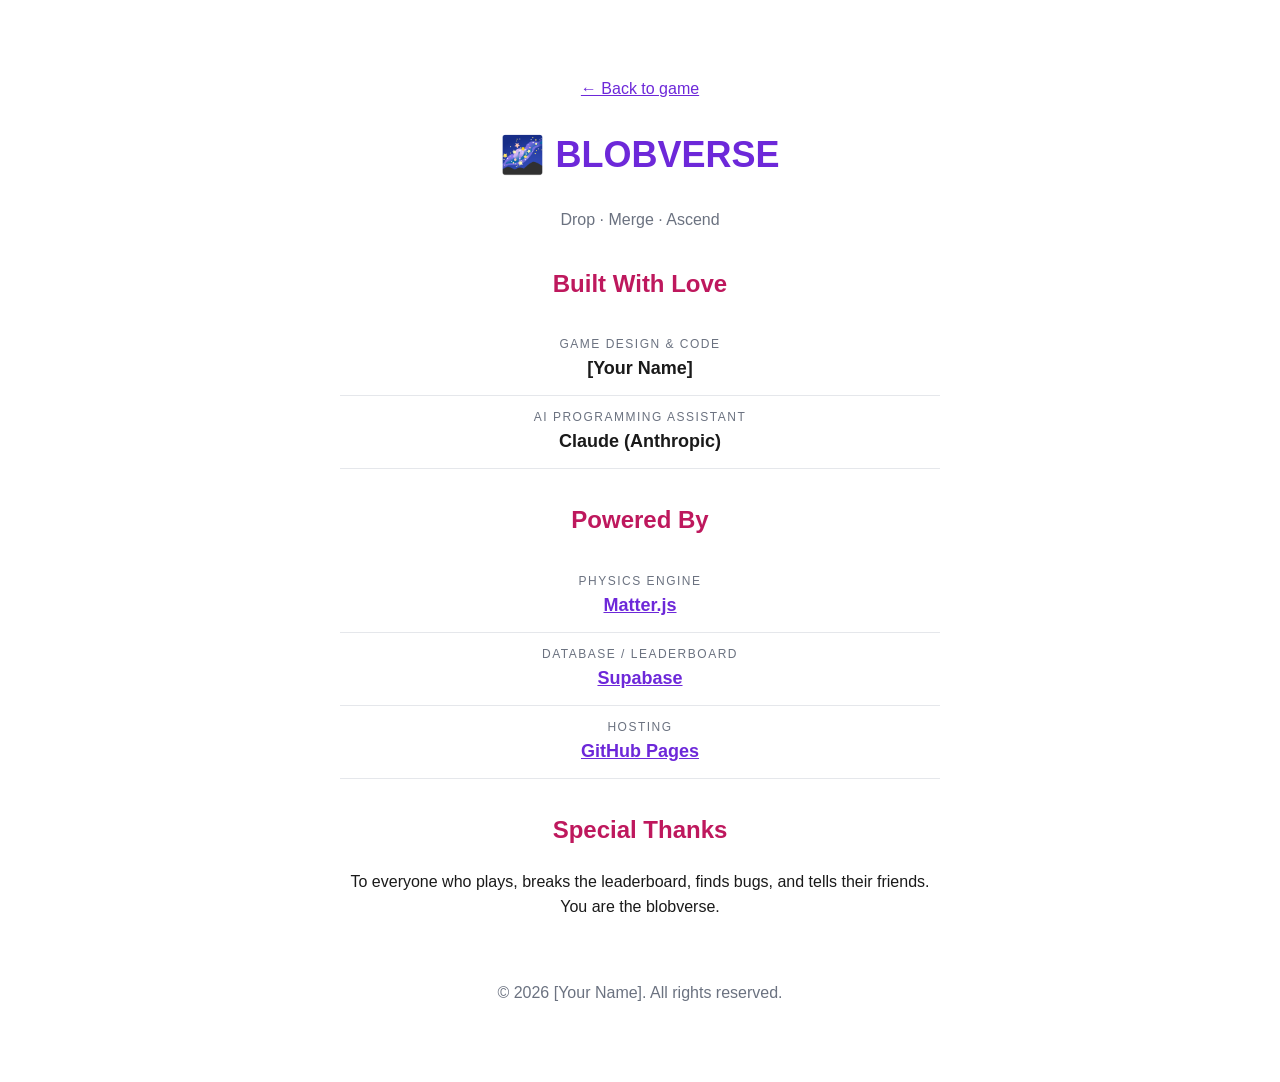
<file: credits.html>
<!DOCTYPE html>
<html lang="en">
<head>
  <meta charset="UTF-8">
  <meta name="viewport" content="width=device-width, initial-scale=1.0">
  <title>Credits — Blobverse</title>
  <style>
    body { font-family: -apple-system, BlinkMacSystemFont, sans-serif; max-width: 600px; margin: 40px auto; padding: 20px; line-height: 1.6; color: #1a1a1a; text-align: center; }
    h1 { color: #6d28d9; font-size: 36px; }
    h2 { color: #be185d; margin-top: 32px; }
    a { color: #6d28d9; }
    .credit-row { padding: 12px 0; border-bottom: 1px solid #e5e7eb; }
    .credit-row:last-child { border: none; }
    .role { font-size: 12px; color: #6b7280; text-transform: uppercase; letter-spacing: 1.5px; }
    .name { font-size: 18px; font-weight: 700; }
  </style>
</head>
<body>

<p><a href="index.html">← Back to game</a></p>

<h1>🌌 BLOBVERSE</h1>
<p style="color:#6b7280;">Drop · Merge · Ascend</p>

<h2>Built With Love</h2>

<div class="credit-row">
  <div class="role">Game Design & Code</div>
  <div class="name">[Your Name]</div>
</div>

<div class="credit-row">
  <div class="role">AI Programming Assistant</div>
  <div class="name">Claude (Anthropic)</div>
</div>

<h2>Powered By</h2>

<div class="credit-row">
  <div class="role">Physics Engine</div>
  <div class="name"><a href="https://brm.io/matter-js/">Matter.js</a></div>
</div>

<div class="credit-row">
  <div class="role">Database / Leaderboard</div>
  <div class="name"><a href="https://supabase.com">Supabase</a></div>
</div>

<div class="credit-row">
  <div class="role">Hosting</div>
  <div class="name"><a href="https://pages.github.com">GitHub Pages</a></div>
</div>

<h2>Special Thanks</h2>
<p>To everyone who plays, breaks the leaderboard, finds bugs, and tells their friends. You are the blobverse.</p>

<p style="margin-top: 60px; color:#6b7280;">© 2026 [Your Name]. All rights reserved.</p>

</body>
</html>
</file>
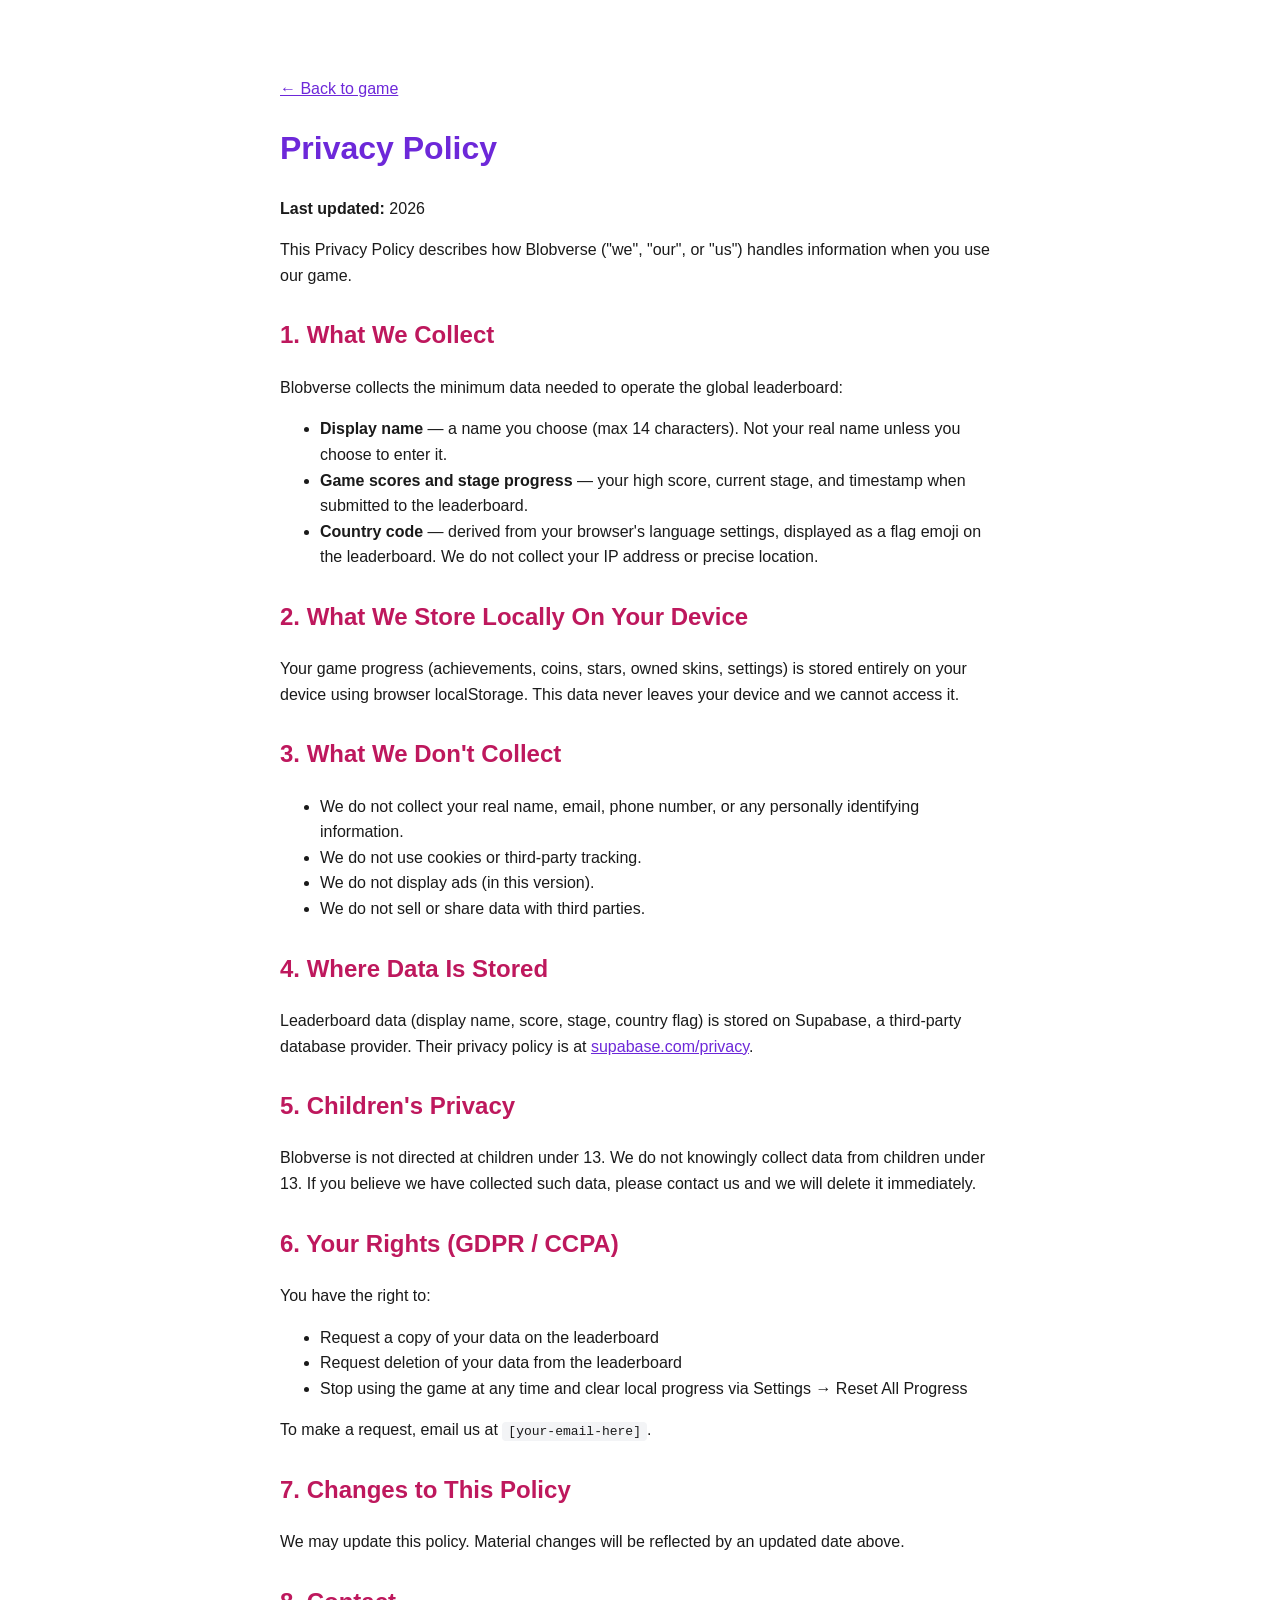
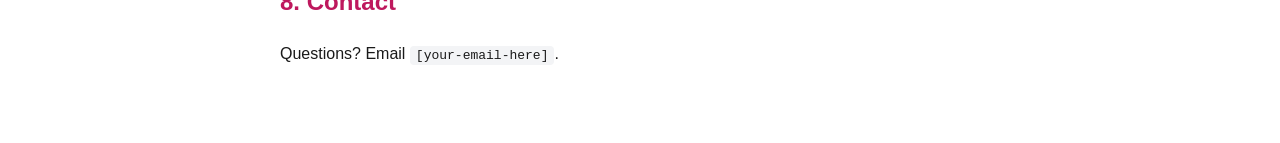
<file: privacy.html>
<!DOCTYPE html>
<html lang="en">
<head>
  <meta charset="UTF-8">
  <meta name="viewport" content="width=device-width, initial-scale=1.0">
  <title>Privacy Policy — Blobverse</title>
  <style>
    body { font-family: -apple-system, BlinkMacSystemFont, sans-serif; max-width: 720px; margin: 40px auto; padding: 20px; line-height: 1.6; color: #1a1a1a; }
    h1 { color: #6d28d9; }
    h2 { color: #be185d; margin-top: 28px; }
    a { color: #6d28d9; }
    code { background: #f3f4f6; padding: 2px 6px; border-radius: 4px; }
  </style>
</head>
<body>

<p><a href="index.html">← Back to game</a></p>

<h1>Privacy Policy</h1>
<p><strong>Last updated:</strong> 2026</p>

<p>This Privacy Policy describes how Blobverse ("we", "our", or "us") handles information when you use our game.</p>

<h2>1. What We Collect</h2>
<p>Blobverse collects the minimum data needed to operate the global leaderboard:</p>
<ul>
  <li><strong>Display name</strong> — a name you choose (max 14 characters). Not your real name unless you choose to enter it.</li>
  <li><strong>Game scores and stage progress</strong> — your high score, current stage, and timestamp when submitted to the leaderboard.</li>
  <li><strong>Country code</strong> — derived from your browser's language settings, displayed as a flag emoji on the leaderboard. We do not collect your IP address or precise location.</li>
</ul>

<h2>2. What We Store Locally On Your Device</h2>
<p>Your game progress (achievements, coins, stars, owned skins, settings) is stored entirely on your device using browser localStorage. This data never leaves your device and we cannot access it.</p>

<h2>3. What We Don't Collect</h2>
<ul>
  <li>We do not collect your real name, email, phone number, or any personally identifying information.</li>
  <li>We do not use cookies or third-party tracking.</li>
  <li>We do not display ads (in this version).</li>
  <li>We do not sell or share data with third parties.</li>
</ul>

<h2>4. Where Data Is Stored</h2>
<p>Leaderboard data (display name, score, stage, country flag) is stored on Supabase, a third-party database provider. Their privacy policy is at <a href="https://supabase.com/privacy">supabase.com/privacy</a>.</p>

<h2>5. Children's Privacy</h2>
<p>Blobverse is not directed at children under 13. We do not knowingly collect data from children under 13. If you believe we have collected such data, please contact us and we will delete it immediately.</p>

<h2>6. Your Rights (GDPR / CCPA)</h2>
<p>You have the right to:</p>
<ul>
  <li>Request a copy of your data on the leaderboard</li>
  <li>Request deletion of your data from the leaderboard</li>
  <li>Stop using the game at any time and clear local progress via Settings → Reset All Progress</li>
</ul>
<p>To make a request, email us at <code>[your-email-here]</code>.</p>

<h2>7. Changes to This Policy</h2>
<p>We may update this policy. Material changes will be reflected by an updated date above.</p>

<h2>8. Contact</h2>
<p>Questions? Email <code>[your-email-here]</code>.</p>

</body>
</html>
</file>
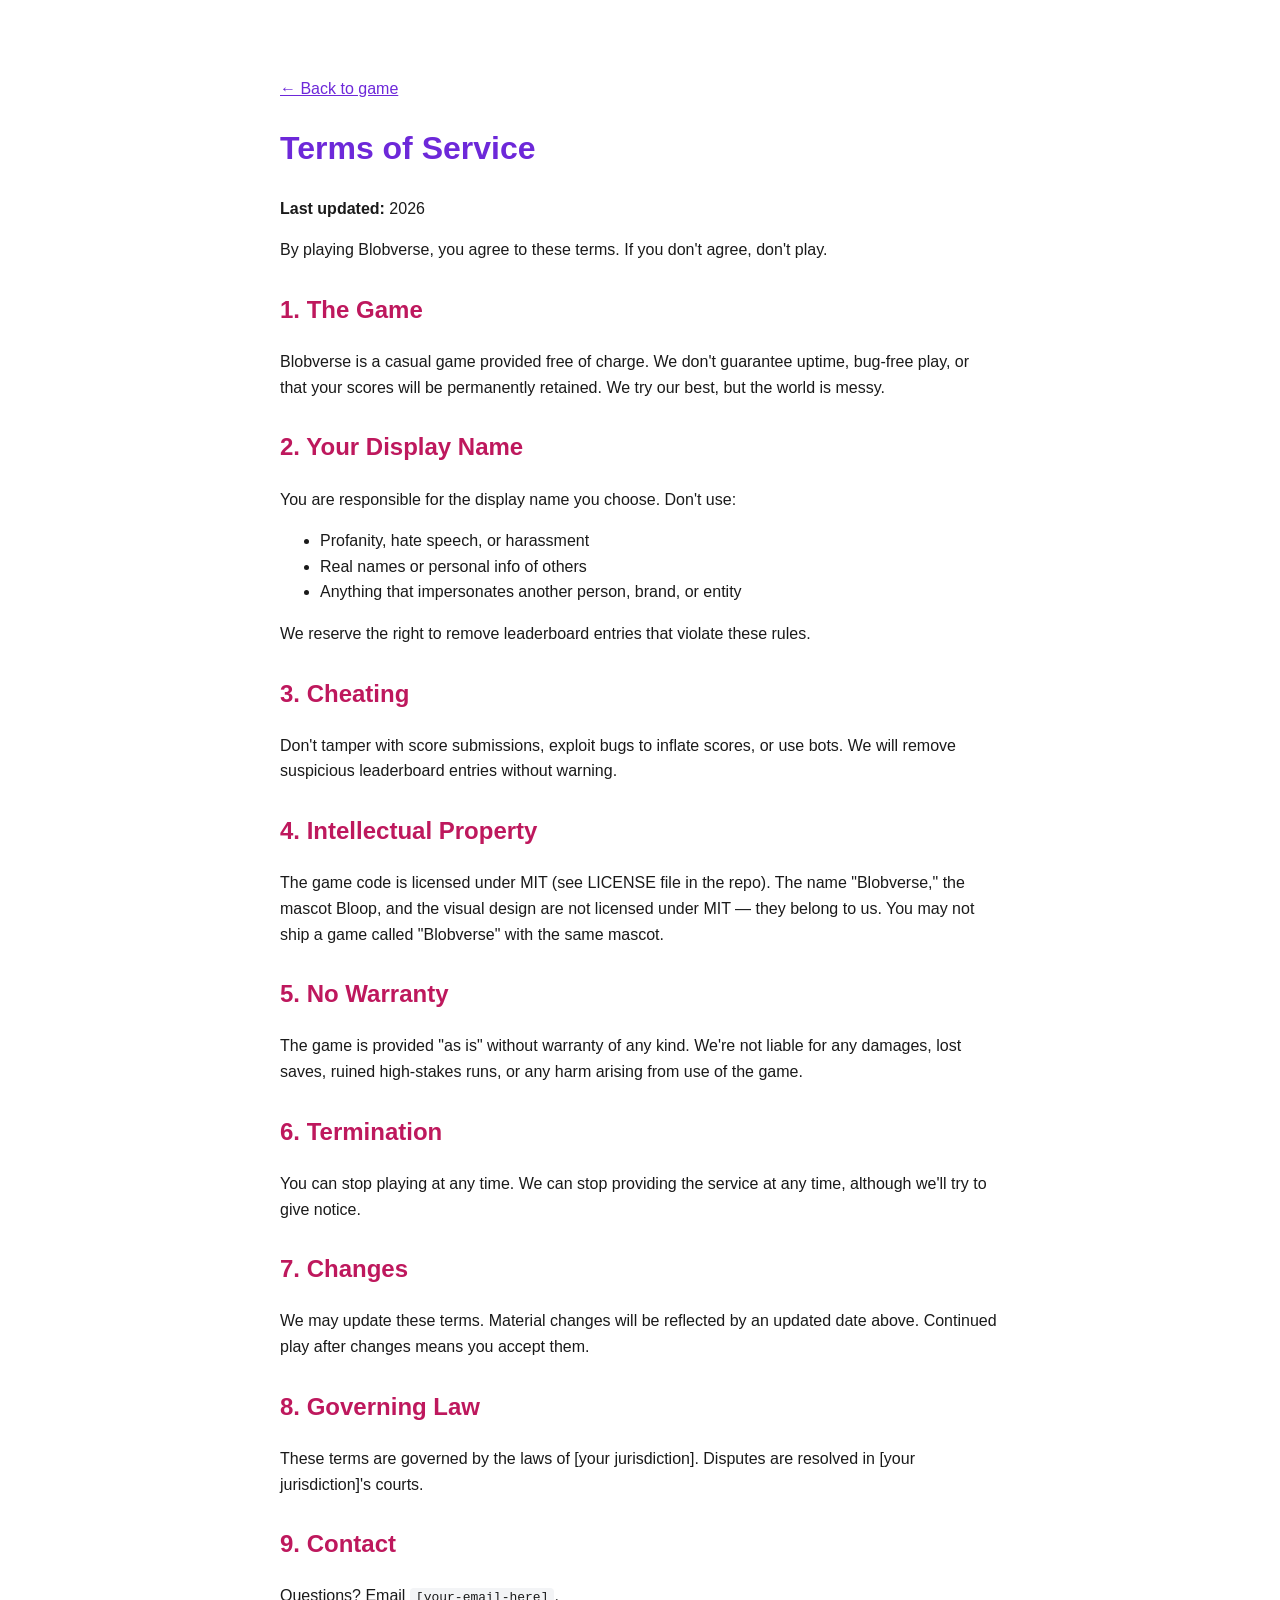
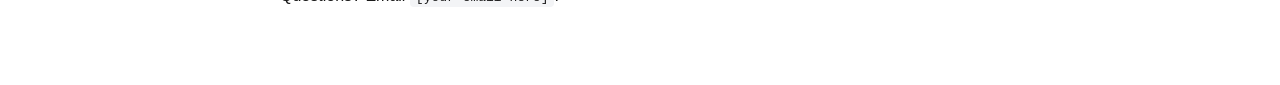
<file: terms.html>
<!DOCTYPE html>
<html lang="en">
<head>
  <meta charset="UTF-8">
  <meta name="viewport" content="width=device-width, initial-scale=1.0">
  <title>Terms of Service — Blobverse</title>
  <style>
    body { font-family: -apple-system, BlinkMacSystemFont, sans-serif; max-width: 720px; margin: 40px auto; padding: 20px; line-height: 1.6; color: #1a1a1a; }
    h1 { color: #6d28d9; }
    h2 { color: #be185d; margin-top: 28px; }
    a { color: #6d28d9; }
    code { background: #f3f4f6; padding: 2px 6px; border-radius: 4px; }
  </style>
</head>
<body>

<p><a href="index.html">← Back to game</a></p>

<h1>Terms of Service</h1>
<p><strong>Last updated:</strong> 2026</p>

<p>By playing Blobverse, you agree to these terms. If you don't agree, don't play.</p>

<h2>1. The Game</h2>
<p>Blobverse is a casual game provided free of charge. We don't guarantee uptime, bug-free play, or that your scores will be permanently retained. We try our best, but the world is messy.</p>

<h2>2. Your Display Name</h2>
<p>You are responsible for the display name you choose. Don't use:</p>
<ul>
  <li>Profanity, hate speech, or harassment</li>
  <li>Real names or personal info of others</li>
  <li>Anything that impersonates another person, brand, or entity</li>
</ul>
<p>We reserve the right to remove leaderboard entries that violate these rules.</p>

<h2>3. Cheating</h2>
<p>Don't tamper with score submissions, exploit bugs to inflate scores, or use bots. We will remove suspicious leaderboard entries without warning.</p>

<h2>4. Intellectual Property</h2>
<p>The game code is licensed under MIT (see LICENSE file in the repo). The name "Blobverse," the mascot Bloop, and the visual design are not licensed under MIT — they belong to us. You may not ship a game called "Blobverse" with the same mascot.</p>

<h2>5. No Warranty</h2>
<p>The game is provided "as is" without warranty of any kind. We're not liable for any damages, lost saves, ruined high-stakes runs, or any harm arising from use of the game.</p>

<h2>6. Termination</h2>
<p>You can stop playing at any time. We can stop providing the service at any time, although we'll try to give notice.</p>

<h2>7. Changes</h2>
<p>We may update these terms. Material changes will be reflected by an updated date above. Continued play after changes means you accept them.</p>

<h2>8. Governing Law</h2>
<p>These terms are governed by the laws of [your jurisdiction]. Disputes are resolved in [your jurisdiction]'s courts.</p>

<h2>9. Contact</h2>
<p>Questions? Email <code>[your-email-here]</code>.</p>

</body>
</html>
</file>
